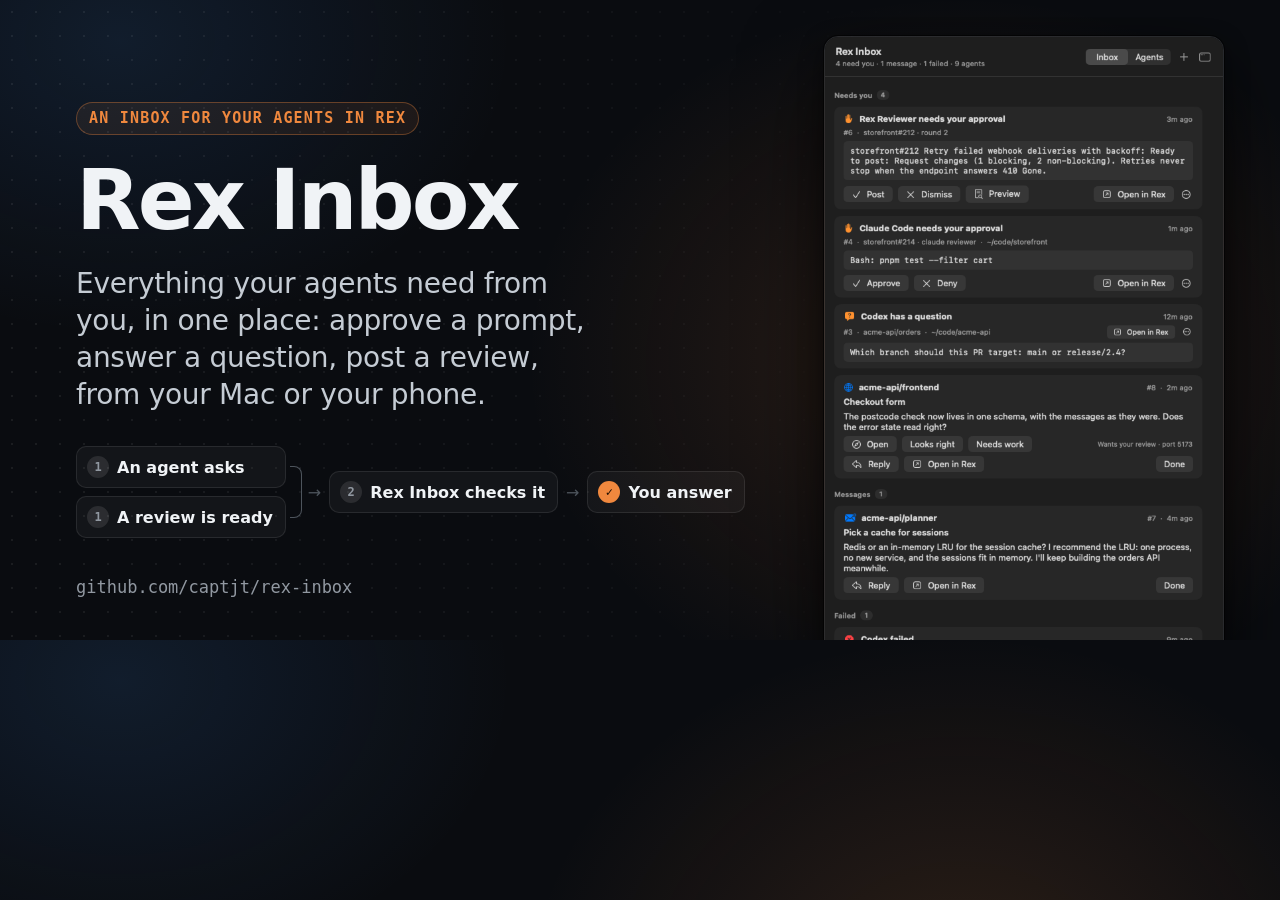
<file: docs/images/social-preview.html>
<!doctype html>
<!-- The GitHub social preview card. scripts/screenshots.sh renders it to
     social-preview.png (1280x640) with headless Chrome, after inbox-dark.png. -->
<html>
<head>
<meta charset="utf-8">
<style>
  :root {
    --bg: #0a0c10;
    --text: #f0f3f6;
    --muted: #9198a1;
    --line: rgba(255, 255, 255, 0.09);
    --orange: #f0883e;
    --blue: #4493f8;
  }
  * { box-sizing: border-box; margin: 0; padding: 0; }
  html, body { width: 1280px; height: 640px; overflow: hidden; }
  body {
    background:
      radial-gradient(620px 520px at 960px 360px, rgba(240, 136, 62, 0.15), transparent 70%),
      radial-gradient(560px 420px at 120px 40px, rgba(68, 147, 248, 0.12), transparent 70%),
      var(--bg);
    color: var(--text);
    font-family: -apple-system, system-ui, "Helvetica Neue", sans-serif;
    position: relative;
  }
  /* A faint dot grid, fading out toward the panel. */
  body::before {
    content: "";
    position: absolute; inset: 0;
    background-image: radial-gradient(rgba(255, 255, 255, 0.07) 1px, transparent 1px);
    background-size: 24px 24px;
    mask-image: linear-gradient(90deg, #000 0%, rgba(0, 0, 0, 0.5) 50%, transparent 75%);
  }
  .copy {
    position: absolute; left: 76px; top: 0; bottom: 0; width: 680px;
    display: flex; flex-direction: column; justify-content: center; gap: 26px;
  }
  .eyebrow {
    align-self: flex-start;
    font: 600 15px/1 ui-monospace, "SF Mono", Menlo, monospace;
    letter-spacing: 0.08em; text-transform: uppercase;
    color: var(--orange);
    padding: 8px 12px; border-radius: 999px;
    border: 1px solid rgba(240, 136, 62, 0.35);
    background: rgba(240, 136, 62, 0.08);
  }
  h1 {
    font-size: 84px; line-height: 0.95; font-weight: 750; letter-spacing: -0.035em;
  }
  .tagline {
    font-size: 28px; line-height: 1.32; color: #c5ccd4; letter-spacing: -0.01em;
    max-width: 610px; text-wrap: balance;
  }
  .flow { display: flex; align-items: center; gap: 8px; margin-top: 6px; }
  .step {
    display: flex; align-items: center; gap: 8px;
    font-size: 16px; font-weight: 550; color: var(--text);
    padding: 9px 12px 9px 10px; border-radius: 10px;
    border: 1px solid var(--line); background: rgba(255, 255, 255, 0.04);
    white-space: nowrap;
  }
  .step b {
    display: grid; place-items: center; width: 22px; height: 22px; border-radius: 50%;
    font: 700 12px/1 ui-monospace, "SF Mono", Menlo, monospace;
    background: rgba(255, 255, 255, 0.1); color: var(--muted);
  }
  .step.you b { background: var(--orange); color: #1a0c02; }
  .arrow { color: #4d545c; font-size: 16px; }
  /* What agents report, stacked, and a bracket joining them into the inbox. */
  .sources { display: flex; flex-direction: column; gap: 8px; }
  .join {
    align-self: stretch; width: 12px; margin: 20px -2px 20px -4px;
    border: 1.5px solid #4d545c; border-left: 0; border-radius: 0 8px 8px 0;
  }
  .url {
    position: absolute; left: 76px; bottom: 44px;
    font: 500 17px/1 ui-monospace, "SF Mono", Menlo, monospace; color: var(--muted);
  }
  .panel {
    position: absolute; right: 56px; top: 36px;
    width: 400px; height: auto;
    border-radius: 14px;
    border: 1px solid rgba(255, 255, 255, 0.12);
    box-shadow:
      0 0 0 1px rgba(0, 0, 0, 0.6),
      0 30px 80px rgba(0, 0, 0, 0.65),
      0 8px 24px rgba(0, 0, 0, 0.4);
  }
</style>
</head>
<body>
  <div class="copy">
    <span class="eyebrow">An inbox for your agents in Rex</span>
    <h1>Rex Inbox</h1>
    <p class="tagline">Everything your agents need from you, in one place: approve a prompt, answer a question, post a review, from your Mac or your phone.</p>
    <div class="flow">
      <div class="sources">
        <span class="step"><b>1</b>An agent asks</span>
        <span class="step"><b>1</b>A review is ready</span>
      </div>
      <span class="join"></span>
      <span class="arrow">→</span>
      <span class="step"><b>2</b>Rex Inbox checks it</span>
      <span class="arrow">→</span>
      <span class="step you"><b>✓</b>You answer</span>
    </div>
  </div>
  <div class="url">github.com/captjt/rex-inbox</div>
  <img class="panel" src="inbox-dark.png" alt="">
</body>
</html>
</file>
